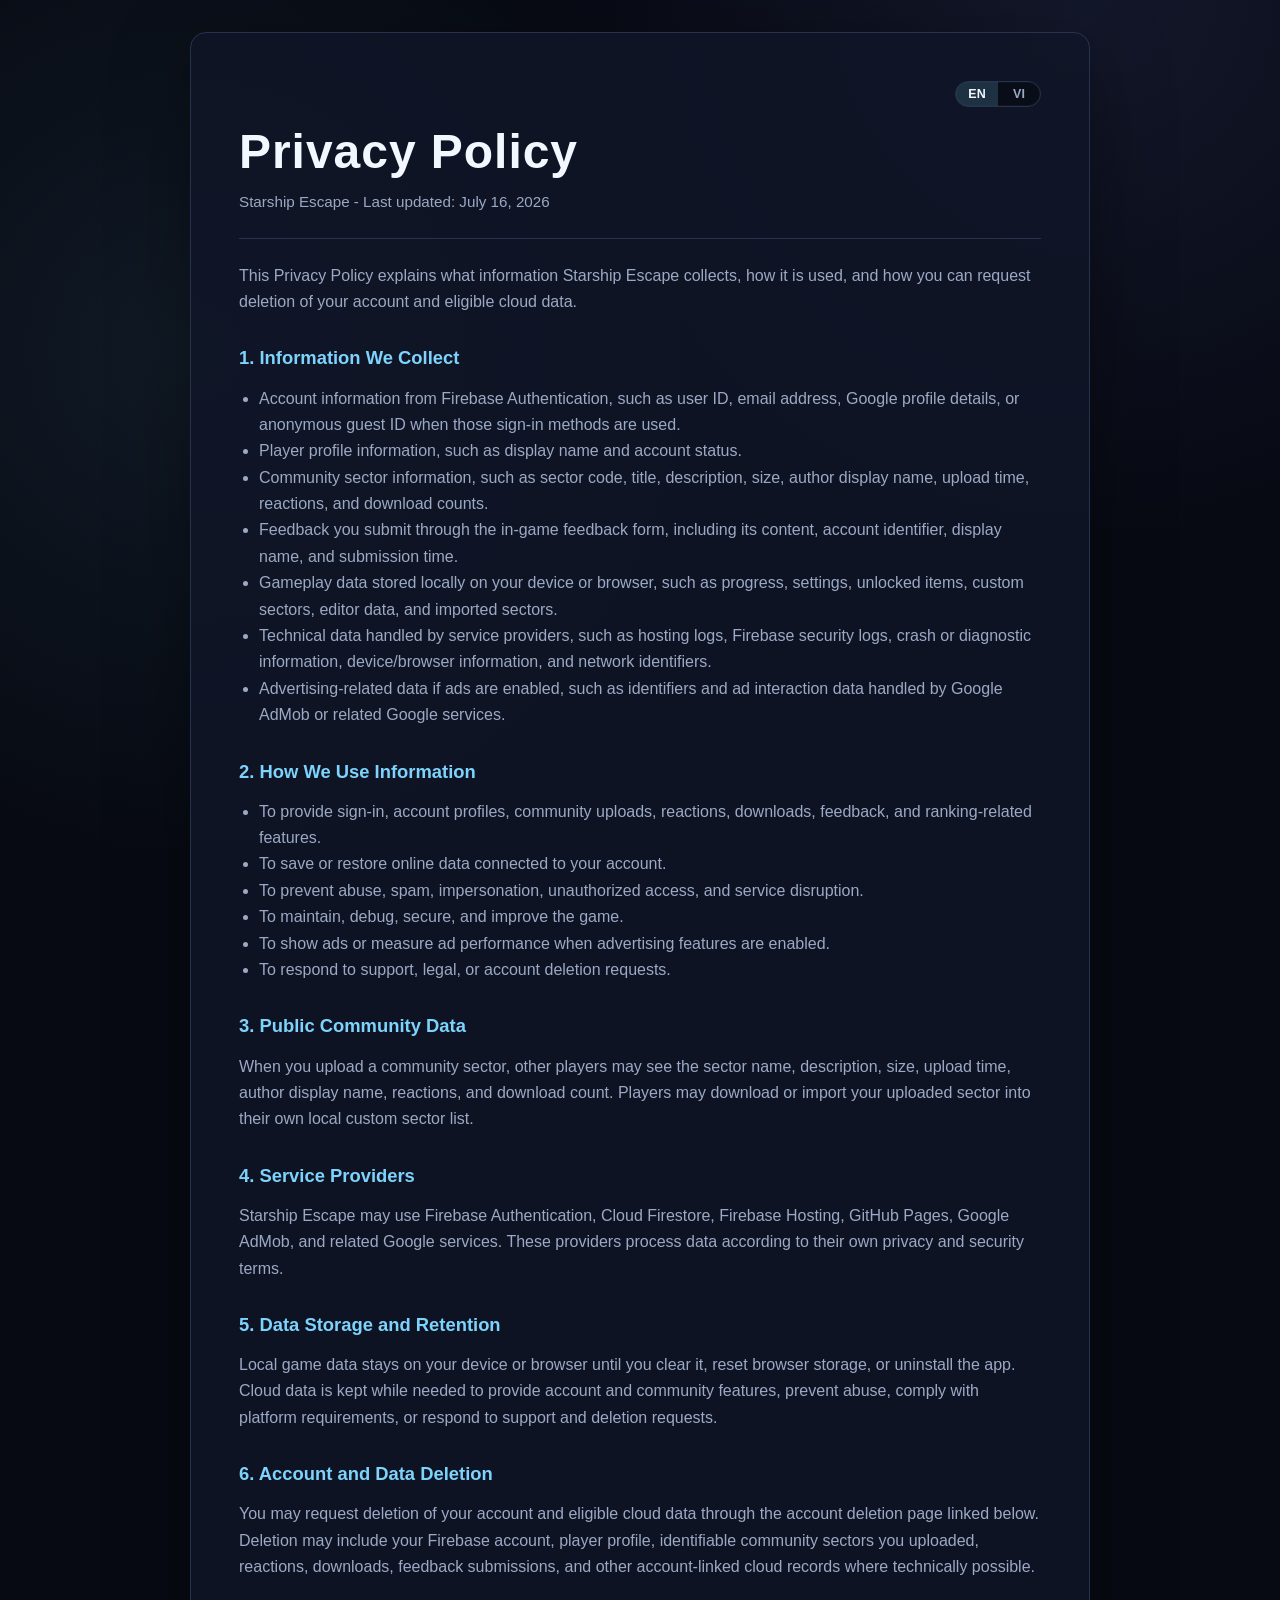
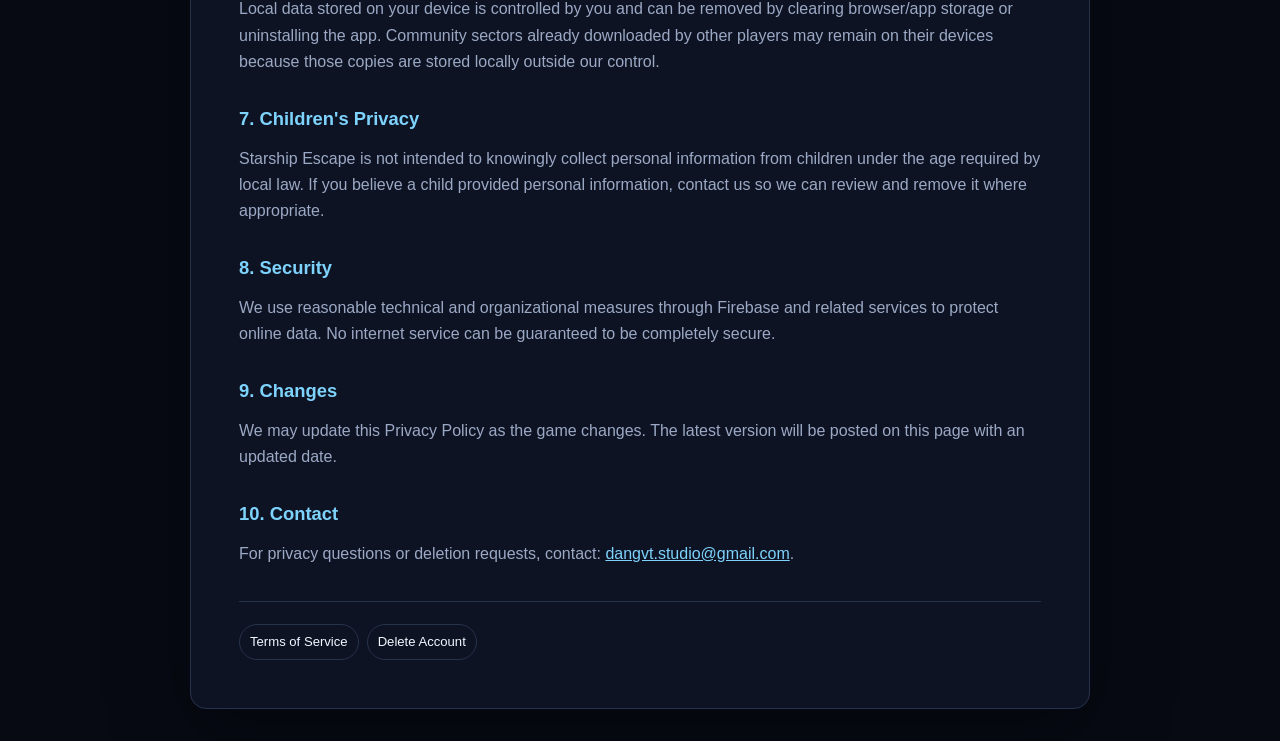
<file: legal/privacy.html>
<!DOCTYPE html>
<html lang="en">
<head>
  <meta charset="UTF-8" />
  <meta name="viewport" content="width=device-width, initial-scale=1.0" />
  <title>Privacy Policy - Starship Escape</title>
  <style>
    :root {
      color-scheme: dark;
      --bg: #070a13;
      --panel: #101627;
      --line: #27324d;
      --text: #f3f7ff;
      --muted: #9ba9c4;
      --accent: #7dd3fc;
    }
    * { box-sizing: border-box; }
    body {
      margin: 0;
      min-height: 100vh;
      background:
        radial-gradient(circle at 15% 15%, rgba(125, 211, 252, 0.08), transparent 32rem),
        radial-gradient(circle at 85% 0%, rgba(129, 140, 248, 0.1), transparent 34rem),
        var(--bg);
      color: var(--text);
      font-family: Arial, Helvetica, sans-serif;
      line-height: 1.65;
      padding: 32px 16px;
    }
    main {
      position: relative;
      width: min(900px, 100%);
      margin: 0 auto;
      border: 1px solid var(--line);
      border-radius: 16px;
      background: rgba(16, 22, 39, 0.86);
      padding: clamp(24px, 5vw, 48px);
      box-shadow: 0 24px 80px rgba(0, 0, 0, 0.35);
    }
    h1, h2 { line-height: 1.2; }
    h1 {
      margin: 0;
      font-size: clamp(2rem, 5vw, 3rem);
      letter-spacing: 0.02em;
    }
    h2 {
      margin: 32px 0 10px;
      color: var(--accent);
      font-size: 1.15rem;
    }
    p, li { color: var(--muted); }
    ul { padding-left: 1.25rem; }
    a { color: var(--accent); }
    .meta {
      margin: 8px 0 24px;
      color: var(--muted);
      font-size: 0.95rem;
    }
    .links {
      display: flex;
      flex-wrap: nowrap;
      gap: 8px;
    }
    .language-switch {
      display: grid;
      grid-template-columns: 1fr 1fr;
      gap: 0;
      width: max-content;
      margin: 0 0 16px auto;
      overflow: hidden;
      border: 1px solid var(--line);
      border-radius: 999px;
      background: rgba(7, 10, 19, 0.72);
      box-shadow: inset 0 0 0 1px rgba(125, 211, 252, 0.04);
    }
    .links a {
      border: 1px solid var(--line);
      border-radius: 999px;
      padding: 6px 10px;
      font-size: 0.82rem;
      white-space: nowrap;
      text-decoration: none;
      color: var(--text);
    }
    .links a:hover {
      border-color: var(--accent);
      color: var(--accent);
    }
    .language-switch button {
      border: 0;
      background: transparent;
      min-width: 42px;
      padding: 5px 10px;
      font-size: 0.78rem;
      font-weight: 700;
      color: var(--muted);
      text-align: center;
      transition: background 160ms ease, color 160ms ease;
      cursor: pointer;
    }
    .language-switch button:hover { color: var(--text); }
    body[data-language="en"] .language-switch button:first-child,
    body[data-language="vi"] .language-switch button:last-child {
      background: rgba(125, 211, 252, 0.18);
      color: var(--text);
    }
    .document {
      display: none;
      padding-top: 8px;
      border-top: 1px solid var(--line);
    }
    #english { display: block; }
    body[data-language="vi"] #english { display: none; }
    body[data-language="vi"] #vietnamese { display: block; }
    body[data-language="en"] #english { display: block; }
    body[data-language="en"] #vietnamese { display: none; }
    body[data-embedded="true"] .language-switch { display: none; }
    body[data-embedded="true"] .links a[href="delete-account.html"] { margin-left: auto; }
    .document + .document { margin-top: 44px; }
    .links {
      margin-top: 34px;
      padding-top: 22px;
      border-top: 1px solid var(--line);
    }
  </style>
</head>
<body data-language="en">
  <main>
    <nav class="language-switch" aria-label="Language">
      <button type="button" data-language-button="en" aria-pressed="true">EN</button>
      <button type="button" data-language-button="vi" aria-pressed="false">VI</button>
    </nav>

    <h1>Privacy Policy</h1>
    <p class="meta">Starship Escape - Last updated: July 16, 2026</p>

    <section id="english" class="document" lang="en">
      <p>
        This Privacy Policy explains what information Starship Escape collects, how it is used, and how you can request
        deletion of your account and eligible cloud data.
      </p>

      <h2>1. Information We Collect</h2>
      <ul>
        <li>Account information from Firebase Authentication, such as user ID, email address, Google profile details, or anonymous guest ID when those sign-in methods are used.</li>
        <li>Player profile information, such as display name and account status.</li>
        <li>Community sector information, such as sector code, title, description, size, author display name, upload time, reactions, and download counts.</li>
        <li>Feedback you submit through the in-game feedback form, including its content, account identifier, display name, and submission time.</li>
        <li>Gameplay data stored locally on your device or browser, such as progress, settings, unlocked items, custom sectors, editor data, and imported sectors.</li>
        <li>Technical data handled by service providers, such as hosting logs, Firebase security logs, crash or diagnostic information, device/browser information, and network identifiers.</li>
        <li>Advertising-related data if ads are enabled, such as identifiers and ad interaction data handled by Google AdMob or related Google services.</li>
      </ul>

      <h2>2. How We Use Information</h2>
      <ul>
        <li>To provide sign-in, account profiles, community uploads, reactions, downloads, feedback, and ranking-related features.</li>
        <li>To save or restore online data connected to your account.</li>
        <li>To prevent abuse, spam, impersonation, unauthorized access, and service disruption.</li>
        <li>To maintain, debug, secure, and improve the game.</li>
        <li>To show ads or measure ad performance when advertising features are enabled.</li>
        <li>To respond to support, legal, or account deletion requests.</li>
      </ul>

      <h2>3. Public Community Data</h2>
      <p>
        When you upload a community sector, other players may see the sector name, description, size, upload time,
        author display name, reactions, and download count. Players may download or import your uploaded sector into
        their own local custom sector list.
      </p>

      <h2>4. Service Providers</h2>
      <p>
        Starship Escape may use Firebase Authentication, Cloud Firestore, Firebase Hosting, GitHub Pages, Google AdMob,
        and related Google services. These providers process data according to their own privacy and security terms.
      </p>

      <h2>5. Data Storage and Retention</h2>
      <p>
        Local game data stays on your device or browser until you clear it, reset browser storage, or uninstall the app.
        Cloud data is kept while needed to provide account and community features, prevent abuse, comply with platform
        requirements, or respond to support and deletion requests.
      </p>

      <h2>6. Account and Data Deletion</h2>
      <p>
        You may request deletion of your account and eligible cloud data through the account deletion page linked below.
        Deletion may include your Firebase account, player profile, identifiable community sectors you uploaded,
        reactions, downloads, feedback submissions, and other account-linked cloud records where technically possible.
      </p>
      <p>
        Local data stored on your device is controlled by you and can be removed by clearing browser/app storage or
        uninstalling the app. Community sectors already downloaded by other players may remain on their devices because
        those copies are stored locally outside our control.
      </p>

      <h2>7. Children's Privacy</h2>
      <p>
        Starship Escape is not intended to knowingly collect personal information from children under the age required by
        local law. If you believe a child provided personal information, contact us so we can review and remove it where
        appropriate.
      </p>

      <h2>8. Security</h2>
      <p>
        We use reasonable technical and organizational measures through Firebase and related services to protect online
        data. No internet service can be guaranteed to be completely secure.
      </p>

      <h2>9. Changes</h2>
      <p>
        We may update this Privacy Policy as the game changes. The latest version will be posted on this page with an
        updated date.
      </p>

      <h2>10. Contact</h2>
      <p>
        For privacy questions or deletion requests, contact:
        <a href="mailto:dangvt.studio@gmail.com">dangvt.studio@gmail.com</a>.
      </p>
    </section>

    <section id="vietnamese" class="document" lang="vi">
      <p>
        Chính sách quyền riêng tư này giải thích Starship Escape thu thập thông tin nào, sử dụng thông tin đó ra sao
        và cách bạn có thể yêu cầu xóa tài khoản cùng dữ liệu đám mây đủ điều kiện.
      </p>

      <h2>1. Thông Tin Chúng Tôi Thu Thập</h2>
      <ul>
        <li>Thông tin tài khoản từ Firebase Authentication, như UID, email, thông tin hồ sơ Google hoặc UID guest ẩn danh khi các phương thức đăng nhập đó được sử dụng.</li>
        <li>Thông tin hồ sơ người chơi, như tên hiển thị và trạng thái tài khoản.</li>
        <li>Thông tin sector cộng đồng, như mã sector, tên, mô tả, kích thước, tên tác giả, thời gian tải lên, reaction và số lượt tải.</li>
        <li>Phản hồi bạn gửi qua biểu mẫu góp ý trong game, gồm nội dung, mã định danh tài khoản, tên hiển thị và thời điểm gửi.</li>
        <li>Dữ liệu chơi được lưu cục bộ trên thiết bị hoặc trình duyệt, như tiến trình, cài đặt, vật phẩm đã mở khóa, sector tùy chỉnh, dữ liệu editor và sector đã nhập.</li>
        <li>Dữ liệu kỹ thuật do nhà cung cấp dịch vụ xử lý, như log hosting, log bảo mật Firebase, thông tin lỗi/chẩn đoán, thiết bị/trình duyệt và định danh mạng.</li>
        <li>Dữ liệu liên quan quảng cáo nếu quảng cáo được bật, như định danh và dữ liệu tương tác quảng cáo do Google AdMob hoặc dịch vụ Google liên quan xử lý.</li>
      </ul>

      <h2>2. Cách Chúng Tôi Sử Dụng Thông Tin</h2>
      <ul>
        <li>Cung cấp đăng nhập, hồ sơ tài khoản, tải sector cộng đồng, reaction, lượt tải, phản hồi và tính năng liên quan xếp hạng.</li>
        <li>Lưu hoặc khôi phục dữ liệu online gắn với tài khoản của bạn.</li>
        <li>Ngăn lạm dụng, spam, mạo danh, truy cập trái phép và phá hoại dịch vụ.</li>
        <li>Bảo trì, sửa lỗi, bảo mật và cải thiện trò chơi.</li>
        <li>Hiển thị quảng cáo hoặc đo hiệu quả quảng cáo khi tính năng quảng cáo được bật.</li>
        <li>Phản hồi yêu cầu hỗ trợ, pháp lý hoặc xóa tài khoản.</li>
      </ul>

      <h2>3. Dữ Liệu Cộng Đồng Công Khai</h2>
      <p>
        Khi bạn tải sector lên cộng đồng, người chơi khác có thể thấy tên sector, mô tả, kích thước, thời gian tải lên,
        tên tác giả, reaction và số lượt tải. Người chơi có thể tải hoặc nhập sector bạn đã đăng vào danh sách custom
        sector cục bộ của họ.
      </p>

      <h2>4. Nhà Cung Cấp Dịch Vụ</h2>
      <p>
        Starship Escape có thể dùng Firebase Authentication, Cloud Firestore, Firebase Hosting, GitHub Pages,
        Google AdMob và các dịch vụ Google liên quan. Các nhà cung cấp này xử lý dữ liệu theo điều khoản riêng tư
        và bảo mật của họ.
      </p>

      <h2>5. Lưu Trữ Và Thời Gian Giữ Dữ Liệu</h2>
      <p>
        Dữ liệu cục bộ vẫn ở trên thiết bị hoặc trình duyệt của bạn cho đến khi bạn xóa dữ liệu, đặt lại lưu trữ trình
        duyệt hoặc gỡ cài đặt ứng dụng. Dữ liệu đám mây được giữ khi còn cần để cung cấp tài khoản và tính năng cộng
        đồng, chống lạm dụng, đáp ứng yêu cầu nền tảng hoặc xử lý hỗ trợ/yêu cầu xóa.
      </p>

      <h2>6. Xóa Tài Khoản Và Dữ Liệu</h2>
      <p>
        Bạn có thể yêu cầu xóa tài khoản và dữ liệu đám mây đủ điều kiện qua trang xóa tài khoản bên dưới. Việc xóa có
        thể bao gồm tài khoản Firebase, hồ sơ người chơi, sector cộng đồng xác định được là của bạn, reaction, lượt tải
        và dữ liệu đám mây gắn với tài khoản khi có thể thực hiện về mặt kỹ thuật.
      </p>
      <p>
        Dữ liệu cục bộ trên thiết bị của bạn do bạn kiểm soát và có thể xóa bằng cách xóa dữ liệu trình duyệt/ứng dụng
        hoặc gỡ cài đặt ứng dụng. Sector cộng đồng đã được người chơi khác tải về có thể vẫn còn trên thiết bị của họ
        vì các bản sao đó nằm ngoài quyền kiểm soát của chúng tôi.
      </p>

      <h2>7. Quyền Riêng Tư Của Trẻ Em</h2>
      <p>
        Starship Escape không chủ đích thu thập thông tin cá nhân từ trẻ em dưới độ tuổi được pháp luật địa phương yêu
        cầu. Nếu bạn cho rằng trẻ em đã cung cấp thông tin cá nhân, hãy liên hệ để chúng tôi xem xét và xóa khi phù hợp.
      </p>

      <h2>8. Bảo Mật</h2>
      <p>
        Chúng tôi sử dụng các biện pháp kỹ thuật và tổ chức hợp lý thông qua Firebase và dịch vụ liên quan để bảo vệ
        dữ liệu online. Không có dịch vụ internet nào có thể được bảo đảm an toàn tuyệt đối.
      </p>

      <h2>9. Thay Đổi</h2>
      <p>
        Chúng tôi có thể cập nhật chính sách này khi trò chơi thay đổi. Phiên bản mới nhất sẽ được đăng trên trang này
        cùng ngày cập nhật.
      </p>

      <h2>10. Liên Hệ</h2>
      <p>
        Nếu có câu hỏi về quyền riêng tư hoặc yêu cầu xóa dữ liệu, liên hệ:
        <a href="mailto:dangvt.studio@gmail.com">dangvt.studio@gmail.com</a>.
      </p>
    </section>

    <div class="links">
      <a href="terms.html">Terms of Service</a>
      <a href="delete-account.html">Delete Account</a>
    </div>
  </main>
  <script>
    (() => {
      const buttons = document.querySelectorAll("[data-language-button]");
      const setLanguage = (language) => {
        document.body.dataset.language = language;
        document.documentElement.lang = language;
        buttons.forEach((button) => {
          button.setAttribute(
            "aria-pressed",
            button.dataset.languageButton === language ? "true" : "false",
          );
        });
        document.querySelectorAll(".links a").forEach((link) => {
          const target = new URL(link.href);
          target.searchParams.set("lang", language);
          if (params.get("embedded") === "1") target.searchParams.set("embedded", "1");
          link.href = target.toString();
        });
      };
      buttons.forEach((button) => {
        button.addEventListener("click", () => {
          setLanguage(button.dataset.languageButton || "en");
        });
      });
      const params = new URLSearchParams(window.location.search);
      document.body.dataset.embedded = params.get("embedded") === "1" ? "true" : "false";
      setLanguage(params.get("lang") === "vi" ? "vi" : "en");
    })();
  </script>
</body>
</html>
</file>
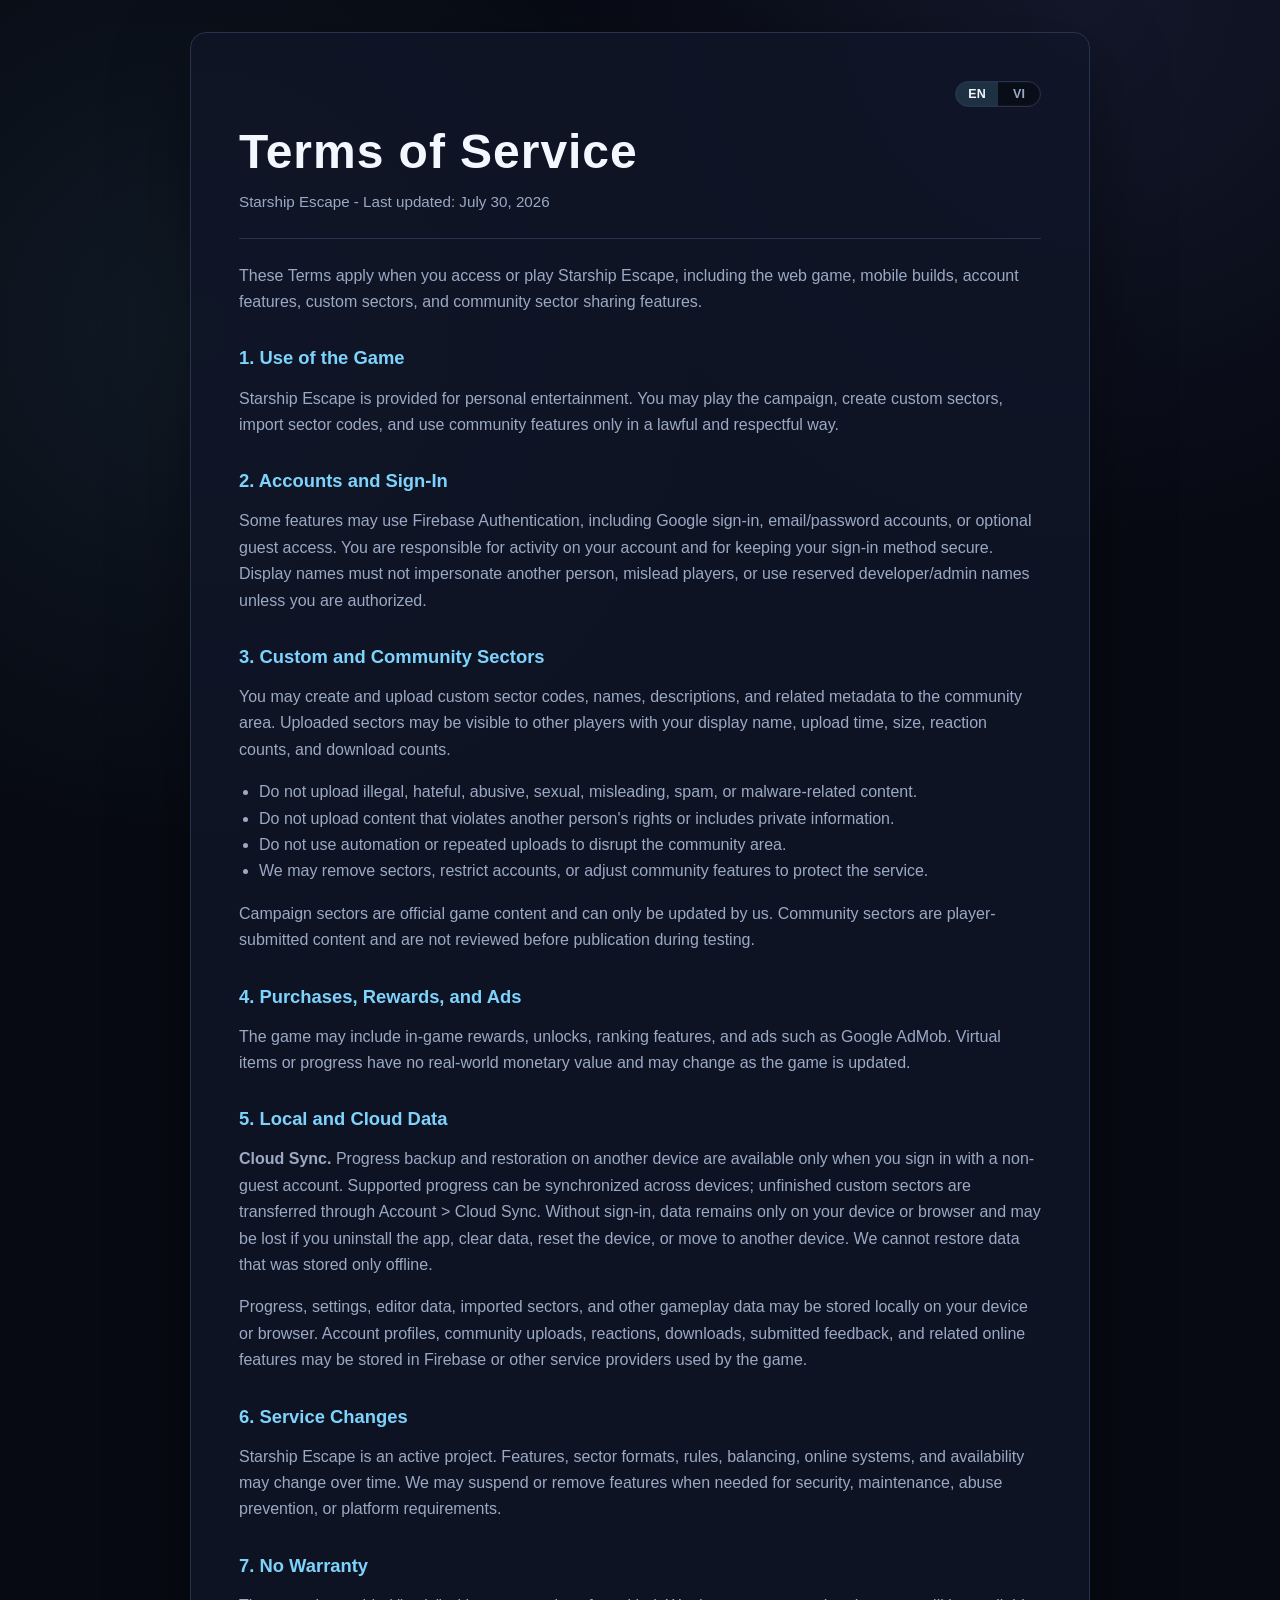
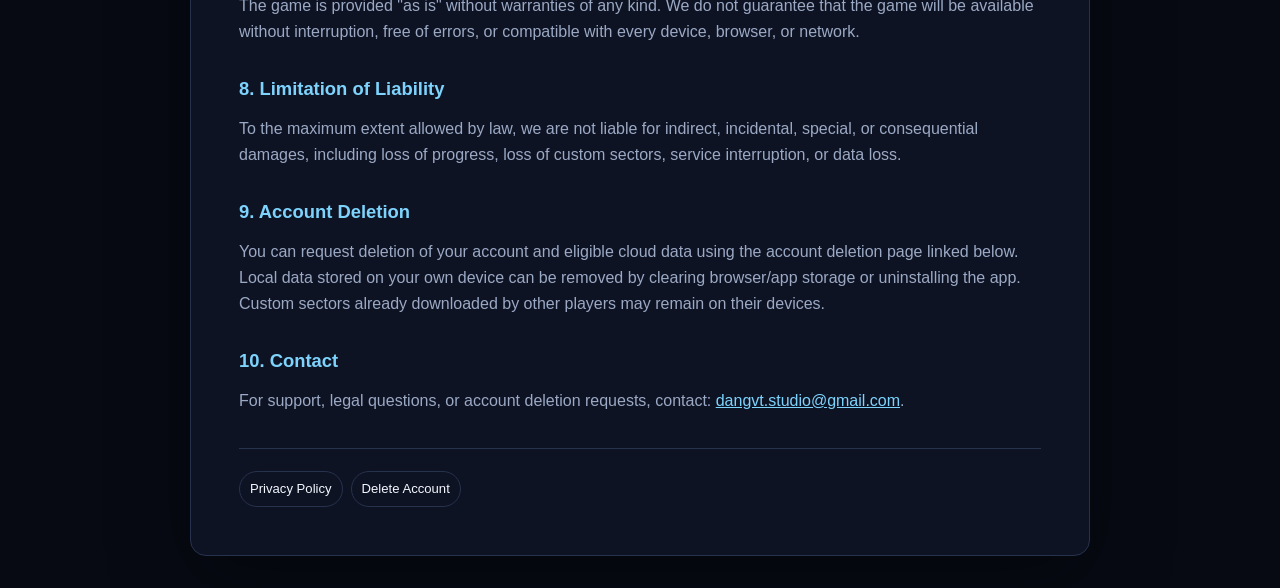
<file: legal/terms.html>
<!DOCTYPE html>
<html lang="en">
<head>
  <meta charset="UTF-8" />
  <meta name="viewport" content="width=device-width, initial-scale=1.0" />
  <title>Terms of Service - Starship Escape</title>
  <style>
    :root {
      color-scheme: dark;
      --bg: #070a13;
      --panel: #101627;
      --line: #27324d;
      --text: #f3f7ff;
      --muted: #9ba9c4;
      --accent: #7dd3fc;
    }
    * { box-sizing: border-box; }
    body {
      margin: 0;
      min-height: 100vh;
      background:
        radial-gradient(circle at 15% 15%, rgba(125, 211, 252, 0.08), transparent 32rem),
        radial-gradient(circle at 85% 0%, rgba(129, 140, 248, 0.1), transparent 34rem),
        var(--bg);
      color: var(--text);
      font-family: Arial, Helvetica, sans-serif;
      line-height: 1.65;
      padding: 32px 16px;
    }
    main {
      position: relative;
      width: min(900px, 100%);
      margin: 0 auto;
      border: 1px solid var(--line);
      border-radius: 16px;
      background: rgba(16, 22, 39, 0.86);
      padding: clamp(24px, 5vw, 48px);
      box-shadow: 0 24px 80px rgba(0, 0, 0, 0.35);
    }
    h1, h2 { line-height: 1.2; }
    h1 {
      margin: 0;
      font-size: clamp(2rem, 5vw, 3rem);
      letter-spacing: 0.02em;
    }
    h2 {
      margin: 32px 0 10px;
      color: var(--accent);
      font-size: 1.15rem;
    }
    p, li { color: var(--muted); }
    ul { padding-left: 1.25rem; }
    a { color: var(--accent); }
    .meta {
      margin: 8px 0 24px;
      color: var(--muted);
      font-size: 0.95rem;
    }
    .links {
      display: flex;
      flex-wrap: nowrap;
      gap: 8px;
    }
    .language-switch {
      display: grid;
      grid-template-columns: 1fr 1fr;
      gap: 0;
      width: max-content;
      margin: 0 0 16px auto;
      overflow: hidden;
      border: 1px solid var(--line);
      border-radius: 999px;
      background: rgba(7, 10, 19, 0.72);
      box-shadow: inset 0 0 0 1px rgba(125, 211, 252, 0.04);
    }
    .links a {
      border: 1px solid var(--line);
      border-radius: 999px;
      padding: 6px 10px;
      font-size: 0.82rem;
      white-space: nowrap;
      text-decoration: none;
      color: var(--text);
    }
    .links a:hover {
      border-color: var(--accent);
      color: var(--accent);
    }
    .language-switch button {
      border: 0;
      background: transparent;
      min-width: 42px;
      padding: 5px 10px;
      font-size: 0.78rem;
      font-weight: 700;
      color: var(--muted);
      text-align: center;
      transition: background 160ms ease, color 160ms ease;
      cursor: pointer;
    }
    .language-switch button:hover { color: var(--text); }
    body[data-language="en"] .language-switch button:first-child,
    body[data-language="vi"] .language-switch button:last-child {
      background: rgba(125, 211, 252, 0.18);
      color: var(--text);
    }
    .document {
      display: none;
      padding-top: 8px;
      border-top: 1px solid var(--line);
    }
    #english { display: block; }
    body[data-language="vi"] #english { display: none; }
    body[data-language="vi"] #vietnamese { display: block; }
    body[data-language="en"] #english { display: block; }
    body[data-language="en"] #vietnamese { display: none; }
    body[data-embedded="true"] .language-switch { display: none; }
    body[data-embedded="true"] .links a[href="delete-account.html"] { margin-left: auto; }
    .document + .document { margin-top: 44px; }
    .links {
      margin-top: 34px;
      padding-top: 22px;
      border-top: 1px solid var(--line);
    }
  </style>
</head>
<body data-language="en">
  <main>
    <nav class="language-switch" aria-label="Language">
      <button type="button" data-language-button="en" aria-pressed="true">EN</button>
      <button type="button" data-language-button="vi" aria-pressed="false">VI</button>
    </nav>

    <h1>Terms of Service</h1>
    <p class="meta">Starship Escape - Last updated: July 30, 2026</p>

    <section id="english" class="document" lang="en">
      <p>
        These Terms apply when you access or play Starship Escape, including the web game, mobile builds,
        account features, custom sectors, and community sector sharing features.
      </p>

      <h2>1. Use of the Game</h2>
      <p>
        Starship Escape is provided for personal entertainment. You may play the campaign, create custom sectors,
        import sector codes, and use community features only in a lawful and respectful way.
      </p>

      <h2>2. Accounts and Sign-In</h2>
      <p>
        Some features may use Firebase Authentication, including Google sign-in, email/password accounts, or optional
        guest access. You are responsible for activity on your account and for keeping your sign-in method secure.
        Display names must not impersonate another person, mislead players, or use reserved developer/admin names
        unless you are authorized.
      </p>

      <h2>3. Custom and Community Sectors</h2>
      <p>
        You may create and upload custom sector codes, names, descriptions, and related metadata to the community area.
        Uploaded sectors may be visible to other players with your display name, upload time, size, reaction counts,
        and download counts.
      </p>
      <ul>
        <li>Do not upload illegal, hateful, abusive, sexual, misleading, spam, or malware-related content.</li>
        <li>Do not upload content that violates another person's rights or includes private information.</li>
        <li>Do not use automation or repeated uploads to disrupt the community area.</li>
        <li>We may remove sectors, restrict accounts, or adjust community features to protect the service.</li>
      </ul>
      <p>
        Campaign sectors are official game content and can only be updated by us. Community sectors are
        player-submitted content and are not reviewed before publication during testing.
      </p>

      <h2>4. Purchases, Rewards, and Ads</h2>
      <p>
        The game may include in-game rewards, unlocks, ranking features, and ads such as Google AdMob. Virtual items
        or progress have no real-world monetary value and may change as the game is updated.
      </p>

      <h2>5. Local and Cloud Data</h2>
      <p>
        <strong>Cloud Sync.</strong> Progress backup and restoration on another device are available only when you sign in
        with a non-guest account. Supported progress can be synchronized across devices; unfinished custom sectors are
        transferred through Account &gt; Cloud Sync. Without sign-in, data remains only on your device or browser and may be
        lost if you uninstall the app, clear data, reset the device, or move to another device. We cannot restore data
        that was stored only offline.
      </p>
      <p>
        Progress, settings, editor data, imported sectors, and other gameplay data may be stored locally on your device
        or browser. Account profiles, community uploads, reactions, downloads, submitted feedback, and related online features may be stored
        in Firebase or other service providers used by the game.
      </p>
      <h2>6. Service Changes</h2>
      <p>
        Starship Escape is an active project. Features, sector formats, rules, balancing, online systems, and availability
        may change over time. We may suspend or remove features when needed for security, maintenance, abuse prevention,
        or platform requirements.
      </p>

      <h2>7. No Warranty</h2>
      <p>
        The game is provided "as is" without warranties of any kind. We do not guarantee that the game will be available
        without interruption, free of errors, or compatible with every device, browser, or network.
      </p>

      <h2>8. Limitation of Liability</h2>
      <p>
        To the maximum extent allowed by law, we are not liable for indirect, incidental, special, or
        consequential damages, including loss of progress, loss of custom sectors, service interruption, or data loss.
      </p>

      <h2>9. Account Deletion</h2>
      <p>
        You can request deletion of your account and eligible cloud data using the account deletion page linked below.
        Local data stored on your own device can be removed by clearing browser/app storage or uninstalling the app.
        Custom sectors already downloaded by other players may remain on their devices.
      </p>

      <h2>10. Contact</h2>
      <p>
        For support, legal questions, or account deletion requests, contact:
        <a href="mailto:dangvt.studio@gmail.com">dangvt.studio@gmail.com</a>.
      </p>
    </section>

    <section id="vietnamese" class="document" lang="vi">
      <p>
        <strong>Đồng bộ đám mây.</strong> Sao lưu tiến trình và khôi phục trên thiết bị khác chỉ khả dụng khi bạn đăng nhập bằng tài khoản không phải guest. Tiến trình được hỗ trợ có thể đồng bộ giữa các thiết bị; các sector tùy chỉnh chưa hoàn thành được chuyển qua Tài khoản &gt; Đồng bộ đám mây. Nếu không đăng nhập, dữ liệu chỉ lưu trên thiết bị hoặc trình duyệt và có thể mất khi gỡ ứng dụng, xóa dữ liệu, đặt lại hoặc đổi thiết bị. Chúng tôi không thể khôi phục dữ liệu chỉ lưu ngoại tuyến.
      </p>
      <p>
        Điều khoản này áp dụng khi bạn truy cập hoặc chơi Starship Escape, bao gồm bản web, bản di động,
        tính năng tài khoản, sector tùy chỉnh và tính năng chia sẻ sector cộng đồng.
      </p>

      <h2>1. Sử Dụng Trò Chơi</h2>
      <p>
        Starship Escape được cung cấp cho mục đích giải trí cá nhân. Bạn có thể chơi campaign, tạo sector tùy chỉnh,
        nhập mã sector và dùng tính năng cộng đồng theo cách hợp pháp, tôn trọng người khác.
      </p>

      <h2>2. Tài Khoản Và Đăng Nhập</h2>
      <p>
        Một số tính năng có thể dùng Firebase Authentication, bao gồm đăng nhập Google, email/mật khẩu hoặc guest nếu
        tính năng này được bật. Bạn chịu trách nhiệm với hoạt động trên tài khoản của mình và cần bảo vệ phương thức
        đăng nhập. Tên hiển thị không được mạo danh, gây hiểu nhầm hoặc dùng tên dành riêng cho nhà phát triển/admin
        nếu chưa được cho phép.
      </p>

      <h2>3. Sector Tùy Chỉnh Và Cộng Đồng</h2>
      <p>
        Bạn có thể tạo và tải lên mã sector tùy chỉnh, tên, mô tả và dữ liệu liên quan vào khu vực cộng đồng. Sector
        đã tải lên có thể hiển thị cho người chơi khác cùng tên hiển thị, thời gian tải lên, kích thước, số reaction
        và số lượt tải.
      </p>
      <ul>
        <li>Không tải lên nội dung bất hợp pháp, thù ghét, quấy rối, tình dục, gây hiểu nhầm, spam hoặc liên quan malware.</li>
        <li>Không tải lên nội dung vi phạm quyền của người khác hoặc chứa thông tin riêng tư.</li>
        <li>Không dùng tự động hóa hoặc tải lên lặp lại để phá hoại khu vực cộng đồng.</li>
        <li>Chúng tôi có thể xóa sector, giới hạn tài khoản hoặc điều chỉnh tính năng cộng đồng để bảo vệ dịch vụ.</li>
      </ul>
      <p>
        Sector campaign là nội dung chính thức và chỉ chúng tôi có thể cập nhật. Sector cộng đồng là nội dung do
        người chơi gửi lên và trong giai đoạn thử nghiệm có thể chưa được duyệt trước khi hiển thị.
      </p>

      <h2>4. Vật Phẩm, Phần Thưởng Và Quảng Cáo</h2>
      <p>
        Trò chơi có thể bao gồm phần thưởng, mở khóa, xếp hạng và quảng cáo như Google AdMob. Vật phẩm ảo hoặc tiến
        trình chơi không có giá trị tiền thật và có thể thay đổi khi trò chơi được cập nhật.
      </p>

      <h2>5. Dữ Liệu Cục Bộ Và Dữ Liệu Đám Mây</h2>
      <p>
        Tiến trình, cài đặt, dữ liệu editor, sector đã nhập và dữ liệu chơi khác có thể được lưu cục bộ trên thiết bị
        hoặc trình duyệt của bạn. Hồ sơ tài khoản, nội dung cộng đồng, reaction, lượt tải, phản hồi đã gửi và các tính năng online liên
        quan có thể được lưu trong Firebase hoặc nhà cung cấp dịch vụ khác mà trò chơi sử dụng.
      </p>

      <h2>6. Thay Đổi Dịch Vụ</h2>
      <p>
        Starship Escape là dự án đang phát triển. Tính năng, định dạng sector, luật chơi, cân bằng, hệ thống online và
        khả năng truy cập có thể thay đổi theo thời gian. Chúng tôi có thể tạm dừng hoặc gỡ tính năng khi cần bảo trì,
        bảo mật, chống lạm dụng hoặc đáp ứng yêu cầu nền tảng.
      </p>

      <h2>7. Không Bảo Đảm</h2>
      <p>
        Trò chơi được cung cấp theo hiện trạng. Chúng tôi không bảo đảm trò chơi luôn hoạt động liên tục, không có lỗi
        hoặc tương thích với mọi thiết bị, trình duyệt hay mạng.
      </p>

      <h2>8. Giới Hạn Trách Nhiệm</h2>
      <p>
        Trong phạm vi pháp luật cho phép, chúng tôi không chịu trách nhiệm với thiệt hại gián tiếp, phát sinh,
        đặc biệt hoặc hệ quả, bao gồm mất tiến trình, mất sector tùy chỉnh, gián đoạn dịch vụ hoặc mất dữ liệu.
      </p>

      <h2>9. Xóa Tài Khoản</h2>
      <p>
        Bạn có thể yêu cầu xóa tài khoản và dữ liệu đám mây đủ điều kiện qua trang xóa tài khoản bên dưới. Dữ liệu cục
        bộ trên thiết bị của bạn có thể được xóa bằng cách xóa dữ liệu trình duyệt/ứng dụng hoặc gỡ cài đặt ứng dụng.
        Sector tùy chỉnh đã được người chơi khác tải về có thể vẫn còn trên thiết bị của họ.
      </p>

      <h2>10. Liên Hệ</h2>
      <p>
        Nếu cần hỗ trợ, hỏi về pháp lý hoặc yêu cầu xóa tài khoản, liên hệ:
        <a href="mailto:dangvt.studio@gmail.com">dangvt.studio@gmail.com</a>.
      </p>
    </section>

    <div class="links">
      <a href="privacy.html">Privacy Policy</a>
      <a href="delete-account.html">Delete Account</a>
    </div>
  </main>
  <script>
    (() => {
      const buttons = document.querySelectorAll("[data-language-button]");
      const setLanguage = (language) => {
        document.body.dataset.language = language;
        document.documentElement.lang = language;
        buttons.forEach((button) => {
          button.setAttribute(
            "aria-pressed",
            button.dataset.languageButton === language ? "true" : "false",
          );
        });
        document.querySelectorAll(".links a").forEach((link) => {
          const target = new URL(link.href);
          target.searchParams.set("lang", language);
          if (params.get("embedded") === "1") target.searchParams.set("embedded", "1");
          link.href = target.toString();
        });
      };
      buttons.forEach((button) => {
        button.addEventListener("click", () => {
          setLanguage(button.dataset.languageButton || "en");
        });
      });
      const params = new URLSearchParams(window.location.search);
      document.body.dataset.embedded = params.get("embedded") === "1" ? "true" : "false";
      setLanguage(params.get("lang") === "vi" ? "vi" : "en");
    })();
  </script>
</body>
</html>
</file>
